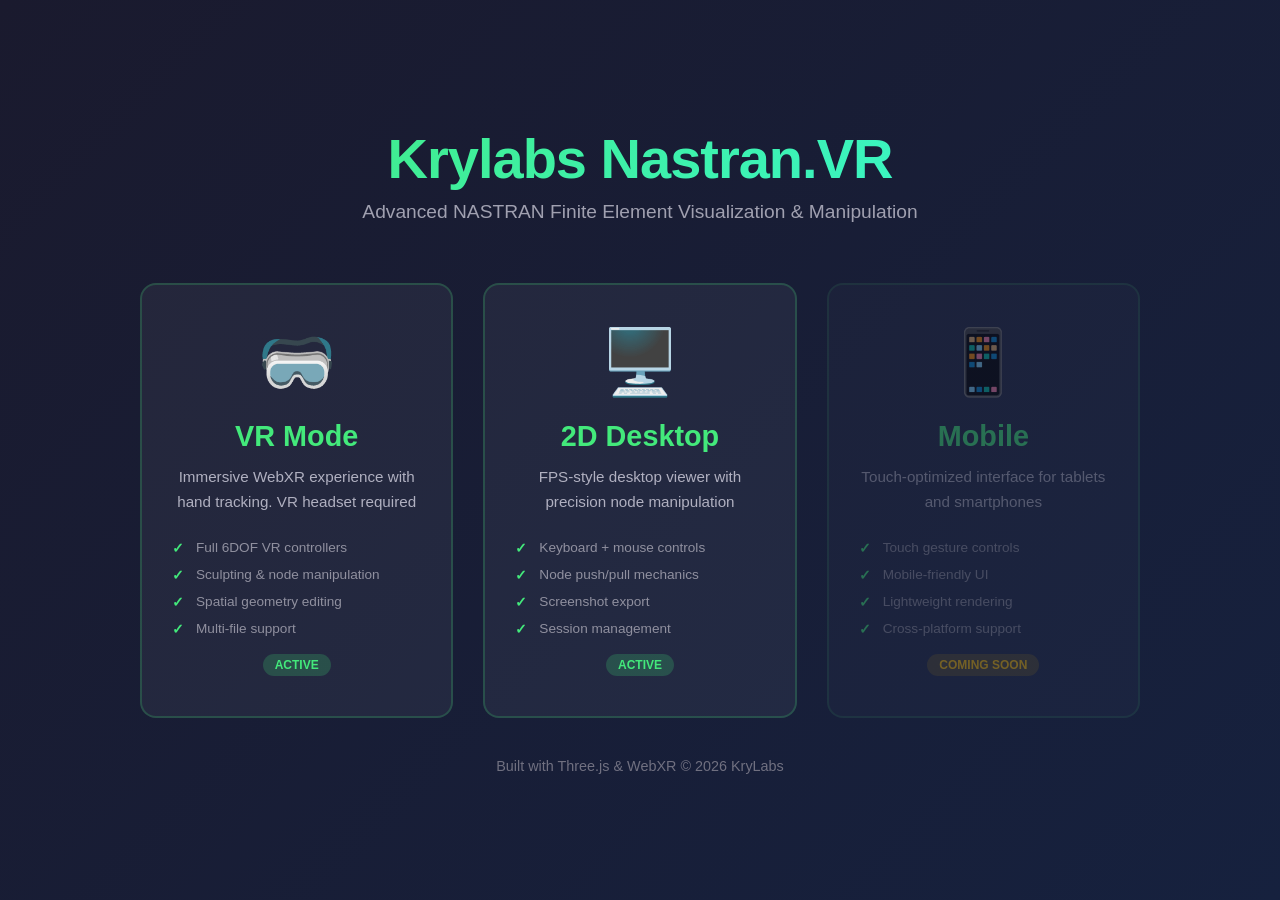
<file: index.html>
<!DOCTYPE html>
<html lang="en">
<head>
    <meta charset="UTF-8">
    <meta name="viewport" content="width=device-width, initial-scale=1.0">
    <title>Krylabs Nastran.VR</title>
    <style>
        * {
            margin: 0;
            padding: 0;
            box-sizing: border-box;
        }

        body {
            font-family: 'Segoe UI', Tahoma, Geneva, Verdana, sans-serif;
            background: linear-gradient(135deg, #1a1a2e 0%, #16213e 100%);
            color: #fff;
            min-height: 100vh;
            display: flex;
            flex-direction: column;
            align-items: center;
            justify-content: center;
            padding: 20px;
        }

        .container {
            max-width: 1000px;
            width: 100%;
            text-align: center;
        }

        .header {
            margin-bottom: 60px;
        }

        h1 {
            font-size: 3.5em;
            font-weight: 700;
            background: linear-gradient(135deg, #43e97b 0%, #38f9d7 100%);
            -webkit-background-clip: text;
            -webkit-text-fill-color: transparent;
            background-clip: text;
            margin-bottom: 10px;
            letter-spacing: -1px;
        }

        .subtitle {
            font-size: 1.2em;
            color: #a0a0b0;
            font-weight: 300;
        }

        .viewer-grid {
            display: grid;
            grid-template-columns: repeat(auto-fit, minmax(280px, 1fr));
            gap: 30px;
            margin-bottom: 40px;
        }

        .viewer-card {
            background: rgba(255, 255, 255, 0.05);
            border: 2px solid rgba(67, 233, 123, 0.2);
            border-radius: 16px;
            padding: 40px 30px;
            cursor: pointer;
            transition: all 0.3s ease;
            position: relative;
            overflow: hidden;
        }

        .viewer-card::before {
            content: '';
            position: absolute;
            top: 0;
            left: 0;
            right: 0;
            bottom: 0;
            background: linear-gradient(135deg, rgba(67, 233, 123, 0.1) 0%, rgba(56, 249, 215, 0.1) 100%);
            opacity: 0;
            transition: opacity 0.3s ease;
        }

        .viewer-card:hover {
            transform: translateY(-8px);
            border-color: #43e97b;
            box-shadow: 0 20px 40px rgba(67, 233, 123, 0.2);
        }

        .viewer-card:hover::before {
            opacity: 1;
        }

        .viewer-card.disabled {
            opacity: 0.4;
            cursor: not-allowed;
        }

        .viewer-card.disabled:hover {
            transform: none;
            box-shadow: none;
        }

        .card-content {
            position: relative;
            z-index: 1;
        }

        .viewer-icon {
            font-size: 4em;
            margin-bottom: 20px;
            display: block;
        }

        .viewer-title {
            font-size: 1.8em;
            font-weight: 600;
            margin-bottom: 12px;
            color: #43e97b;
        }

        .viewer-description {
            font-size: 0.95em;
            color: #b0b0c0;
            line-height: 1.6;
            margin-bottom: 20px;
        }

        .viewer-features {
            list-style: none;
            padding: 0;
            text-align: left;
            margin-top: 20px;
        }

        .viewer-features li {
            font-size: 0.85em;
            color: #90909f;
            padding: 6px 0;
            padding-left: 24px;
            position: relative;
        }

        .viewer-features li::before {
            content: '✓';
            position: absolute;
            left: 0;
            color: #43e97b;
            font-weight: bold;
        }

        .status-badge {
            display: inline-block;
            padding: 4px 12px;
            border-radius: 12px;
            font-size: 0.75em;
            font-weight: 600;
            text-transform: uppercase;
            margin-top: 12px;
        }

        .status-badge.active {
            background: rgba(67, 233, 123, 0.2);
            color: #43e97b;
        }

        .status-badge.coming-soon {
            background: rgba(255, 193, 7, 0.2);
            color: #ffc107;
        }

        .footer {
            margin-top: 40px;
            color: #707080;
            font-size: 0.9em;
        }

        .footer a {
            color: #43e97b;
            text-decoration: none;
            transition: color 0.2s;
        }

        .footer a:hover {
            color: #38f9d7;
        }

        @media (max-width: 768px) {
            h1 {
                font-size: 2.5em;
            }

            .viewer-grid {
                grid-template-columns: 1fr;
            }
        }
    </style>
</head>
<body>
    <div class="container">
        <div class="header">
            <h1>Krylabs Nastran.VR</h1>
            <p class="subtitle">Advanced NASTRAN Finite Element Visualization & Manipulation</p>
        </div>

        <div class="viewer-grid">
            <!-- VR Mode -->
            <div class="viewer-card" onclick="location.href='indexVR.html'">
                <div class="card-content">
                    <span class="viewer-icon">🥽</span>
                    <h2 class="viewer-title">VR Mode</h2>
                    <p class="viewer-description">Immersive WebXR experience with hand tracking. VR headset required</p>
                    <ul class="viewer-features">
                        <li>Full 6DOF VR controllers</li>
                        <li>Sculpting & node manipulation</li>
                        <li>Spatial geometry editing</li>
                        <li>Multi-file support</li>
                    </ul>
                    <span class="status-badge active">Active</span>
                </div>
            </div>

            <!-- 2D Desktop Mode -->
            <div class="viewer-card" onclick="location.href='index2D.html'">
                <div class="card-content">
                    <span class="viewer-icon">🖥️</span>
                    <h2 class="viewer-title">2D Desktop</h2>
                    <p class="viewer-description">FPS-style desktop viewer with precision node manipulation</p>
                    <ul class="viewer-features">
                        <li>Keyboard + mouse controls</li>
                        <li>Node push/pull mechanics</li>
                        <li>Screenshot export</li>
                        <li>Session management</li>
                    </ul>
                    <span class="status-badge active">Active</span>
                </div>
            </div>

            <!-- Mobile Mode (Coming Soon) -->
            <div class="viewer-card disabled">
                <div class="card-content">
                    <span class="viewer-icon">📱</span>
                    <h2 class="viewer-title">Mobile</h2>
                    <p class="viewer-description">Touch-optimized interface for tablets and smartphones</p>
                    <ul class="viewer-features">
                        <li>Touch gesture controls</li>
                        <li>Mobile-friendly UI</li>
                        <li>Lightweight rendering</li>
                        <li>Cross-platform support</li>
                    </ul>
                    <span class="status-badge coming-soon">Coming Soon</span>
                </div>
            </div>
        </div>

        <div class="footer">
            <p>Built with Three.js &amp; WebXR &copy; 2026 KryLabs</p>
        </div>
    </div>
</body>
</html>
</file>
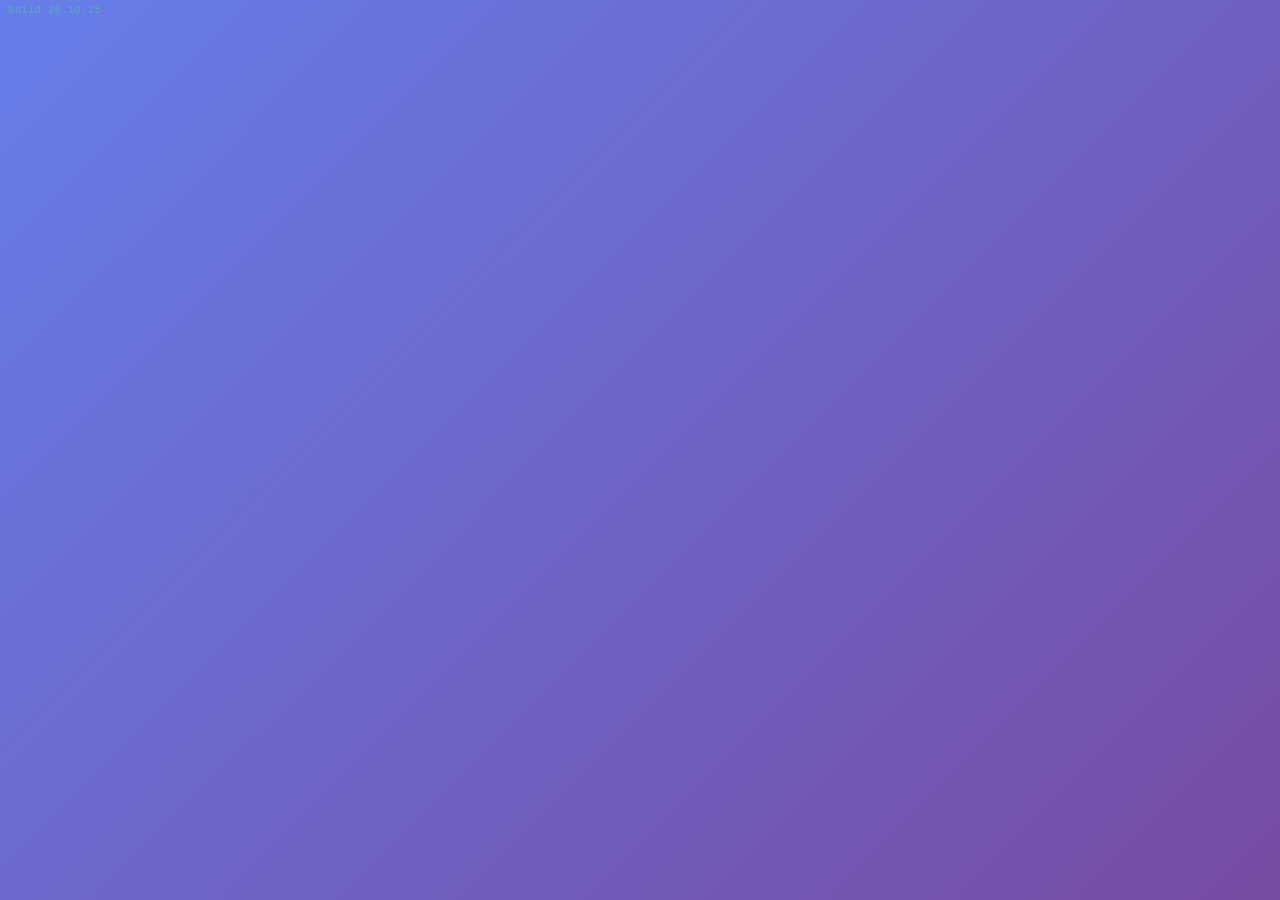
<file: index2D.html>
<!DOCTYPE html>
<html lang="en">
<head>
    <meta charset="UTF-8">
    <meta name="viewport" content="width=device-width, initial-scale=1.0">
    <title>Nastran 2D Viewer - Desktop Flythrough</title>
    <link rel="stylesheet" href="css/main.css">
    <style>
        /* 2D-specific styles */
        #viewer-container {
            position: fixed;
            top: 0;
            left: 0;
            width: 100%;
            height: 100%;
            display: none;
        }
        
        #viewer-canvas {
            width: 100%;
            height: 100%;
            display: block;
        }
        
        /* FPS-style help overlay - keyboard layout style */
        #help-overlay {
            position: fixed;
            bottom: 20px;
            left: 50%;
            transform: translateX(-50%);
            background: rgba(26, 26, 46, 0.95);
            color: #fff;
            padding: 20px 30px;
            border-radius: 12px;
            border: 3px solid #43e97b;
            font-size: 0.85em;
            pointer-events: none;
            z-index: 100;
            max-width: 95%;
            box-shadow: 0 10px 40px rgba(0, 0, 0, 0.5);
            transition: opacity 1s ease-out;
        }
        
        #help-overlay.hidden {
            display: none;
        }
        
        #help-overlay.fading {
            opacity: 0;
        }
        
        .help-title {
            text-align: center;
            color: #43e97b;
            font-size: 1.2em;
            margin-bottom: 15px;
            font-weight: bold;
        }
        
        .keyboard-layout {
            display: flex;
            gap: 30px;
            justify-content: center;
            align-items: flex-start;
        }
        
        .keyboard-section {
            display: flex;
            flex-direction: column;
            gap: 8px;
        }
        
        .keyboard-row {
            display: flex;
            gap: 6px;
            justify-content: center;
        }
        
        .key {
            display: inline-flex;
            flex-direction: column;
            align-items: center;
            justify-content: center;
            background: linear-gradient(180deg, #3a3a4e 0%, #2a2a3e 100%);
            border: 2px solid #43e97b;
            border-radius: 6px;
            padding: 8px 10px;
            font-weight: bold;
            color: #43e97b;
            box-shadow: 0 3px 6px rgba(0, 0, 0, 0.3);
            min-width: 45px;
            min-height: 45px;
            font-family: 'Courier New', monospace;
            position: relative;
        }
        
        .key.wide {
            min-width: 80px;
        }
        
        .key.wider {
            min-width: 100px;
        }
        
        .key-label {
            font-size: 1.1em;
        }
        
        .key-desc {
            margin-top: 4px;
            font-size: 0.7em;
            color: #aaa;
            font-weight: normal;
            text-align: center;
        }
        
        .section-title {
            color: #43e97b;
            font-size: 0.75em;
            text-align: center;
            margin-bottom: 5px;
            text-transform: uppercase;
            letter-spacing: 1px;
        }
        
        .help-footer {
            text-align: center;
            margin-top: 15px;
            padding-top: 12px;
            border-top: 1px solid rgba(67, 233, 123, 0.3);
            color: #43e97b;
            font-size: 0.8em;
        }
        
        /* Top bar for FPS, model info */
        #top-bar {
            position: fixed;
            top: 0;
            left: 0;
            right: 0;
            background: rgba(26, 26, 46, 0.95);
            color: #fff;
            padding: 10px 20px;
            display: none;
            justify-content: space-between;
            align-items: center;
            border-bottom: 2px solid #43e97b;
            z-index: 90;
        }
        
        #fps-display {
            color: #43e97b;
            font-weight: bold;
        }
        
        #model-name {
            font-size: 1.1em;
        }

        #build-version {
            position: fixed;
            top: 4px;
            left: 8px;
            color: rgba(67, 233, 123, 0.45);
            font-size: 0.65em;
            font-family: 'Courier New', monospace;
            letter-spacing: 0.04em;
            pointer-events: none;
            z-index: 200;
            user-select: none;
        }
        
        /* Pointer lock prompt */
        #pointer-lock-prompt {
            position: fixed;
            top: 50%;
            left: 50%;
            transform: translate(-50%, -50%);
            background: rgba(26, 26, 46, 0.95);
            color: #fff;
            padding: 30px 50px;
            border-radius: 12px;
            border: 3px solid #43e97b;
            text-align: center;
            z-index: 200;
            display: none;
        }
        
        #pointer-lock-prompt h3 {
            margin-top: 0;
            color: #43e97b;
        }
        
        #pointer-lock-prompt button {
            margin-top: 20px;
            padding: 12px 30px;
            font-size: 1.1em;
            background: #43e97b;
            color: #1a1a2e;
            border: none;
            border-radius: 6px;
            cursor: pointer;
            font-weight: bold;
        }
        
        #pointer-lock-prompt button:hover {
            background: #5fffb0;
        }
        
        /* Navigation Mode Selector */
        #navigation-mode-selector {
            position: fixed;
            top: 0;
            left: 0;
            width: 100%;
            height: 100%;
            background: rgba(26, 26, 46, 0.97);
            z-index: 250;
            display: flex;
            align-items: center;
            justify-content: center;
            backdrop-filter: blur(10px);
        }
        
        .mode-selector-container {
            max-width: 900px;
            padding: 40px;
            text-align: center;
        }
        
        .mode-selector-title {
            font-size: 2.5em;
            font-weight: 700;
            background: linear-gradient(135deg, #43e97b 0%, #38f9d7 100%);
            -webkit-background-clip: text;
            -webkit-text-fill-color: transparent;
            background-clip: text;
            margin-bottom: 10px;
        }
        
        .mode-selector-subtitle {
            font-size: 1.1em;
            color: #a0a0b0;
            margin-bottom: 40px;
        }
        
        .mode-grid {
            display: grid;
            grid-template-columns: repeat(2, 1fr);
            gap: 30px;
            margin-bottom: 20px;
        }
        
        .mode-card {
            background: rgba(255, 255, 255, 0.05);
            border: 2px solid rgba(67, 233, 123, 0.3);
            border-radius: 16px;
            padding: 30px;
            cursor: pointer;
            transition: all 0.3s ease;
            position: relative;
            overflow: hidden;
        }
        
        .mode-card::before {
            content: '';
            position: absolute;
            top: 0;
            left: 0;
            right: 0;
            bottom: 0;
            background: linear-gradient(135deg, rgba(67, 233, 123, 0.1) 0%, rgba(56, 249, 215, 0.1) 100%);
            opacity: 0;
            transition: opacity 0.3s ease;
        }
        
        .mode-card:hover {
            transform: translateY(-8px);
            border-color: #43e97b;
            box-shadow: 0 20px 40px rgba(67, 233, 123, 0.3);
        }
        
        .mode-card:hover::before {
            opacity: 1;
        }
        
        .mode-icon {
            font-size: 3.5em;
            margin-bottom: 15px;
        }
        
        .mode-title {
            font-size: 1.6em;
            color: #43e97b;
            margin-bottom: 12px;
            position: relative;
            z-index: 1;
        }
        
        .mode-description {
            font-size: 0.95em;
            color: #b0b0c0;
            margin-bottom: 20px;
            position: relative;
            z-index: 1;
        }
        
        .mode-features {
            list-style: none;
            padding: 0;
            text-align: left;
            margin: 0 auto 20px;
            max-width: 280px;
            position: relative;
            z-index: 1;
        }
        
        .mode-features li {
            font-size: 0.85em;
            color: #90909f;
            padding: 5px 0 5px 24px;
            position: relative;
        }
        
        .mode-features li::before {
            content: '✓';
            position: absolute;
            left: 0;
            color: #43e97b;
            font-weight: bold;
        }
        
        .mode-switch-info {
            font-size: 0.8em;
            color: #707080;
            margin-top: 15px;
            padding-top: 15px;
            border-top: 1px solid rgba(255, 255, 255, 0.1);
            position: relative;
            z-index: 1;
        }
        
        .mode-switch-info strong {
            color: #43e97b;
            font-weight: 600;
        }
        
        @media (max-width: 768px) {
            .mode-grid {
                grid-template-columns: 1fr;
            }
            
            .mode-selector-title {
                font-size: 2em;
            }
        }
        
        /* FPS Crosshair */
        #crosshair {
            position: fixed;
            top: 50%;
            left: 50%;
            transform: translate(-50%, -50%);
            width: 20px;
            height: 20px;
            pointer-events: none;
            z-index: 150;
            display: none;
        }
        
        #crosshair::before,
        #crosshair::after {
            content: '';
            position: absolute;
            background: rgba(67, 233, 123, 0.8);
        }
        
        #crosshair::before {
            left: 50%;
            top: 0;
            width: 2px;
            height: 100%;
            transform: translateX(-50%);
        }
        
        #crosshair::after {
            top: 50%;
            left: 0;
            width: 100%;
            height: 2px;
            transform: translateY(-50%);
        }
        
        .scaling-btn, .geom-scaling-btn {
            background: #2a2a3e;
            color: #fff;
            border: 2px solid #43e97b;
            border-radius: 6px;
            padding: 8px 18px;
            margin: 0 8px 8px 0;
            font-size: 1em;
            cursor: pointer;
            transition: background 0.2s, border-color 0.2s;
        }
        .geom-scaling-btn {
            border-color: #99cc66;
        }
        .scaling-btn.selected {
            background: #43e97b;
            color: #1a1a2e;
            border-color: #fff;
        }
        .geom-scaling-btn.selected {
            background: #99cc66;
            color: #1a1a2e;
            border-color: #fff;
        }
        #selected-scaling-factor, #selected-geom-scaling-factor {
            margin-top: 8px;
            font-weight: bold;
            color: #43e97b;
            font-size: 1.1em;
        }
        #selected-geom-scaling-factor {
            color: #99cc66;
        }
        
        #launch-viewer-btn {
            background: #43e97b;
            color: #1a1a2e;
            border: 2px solid #43e97b;
            border-radius: 8px;
            padding: 12px 30px;
            font-size: 1.2em;
            font-weight: bold;
            cursor: pointer;
            transition: all 0.3s;
        }
        
        #launch-viewer-btn:hover:not(:disabled) {
            background: #5fffb0;
            border-color: #5fffb0;
            transform: scale(1.05);
        }
        
        #launch-viewer-btn:disabled {
            background: #444;
            color: #888;
            border-color: #555;
            cursor: not-allowed;
        }

        /* STEP loading progress bar */
        #step-progress-container {
            margin-top: 12px;
            padding: 10px 12px;
            background: rgba(153, 204, 102, 0.07);
            border-radius: 8px;
            border: 1px solid rgba(153, 204, 102, 0.3);
        }
        #step-progress-label {
            color: #99cc66;
            font-size: 0.82em;
            margin-bottom: 8px;
            overflow: hidden;
            text-overflow: ellipsis;
            white-space: nowrap;
        }
        #step-progress-track {
            background: rgba(255,255,255,0.1);
            border-radius: 4px;
            overflow: hidden;
            height: 6px;
            position: relative;
        }
        #step-progress-bar {
            height: 100%;
            width: 0%;
            background: linear-gradient(90deg, #43e97b, #99cc66);
            border-radius: 4px;
            transition: width 0.25s ease;
        }
        #step-progress-bar.indeterminate {
            width: 40%;
            animation: step-bar-slide 1.6s linear infinite;
        }
        @keyframes step-bar-slide {
            0%   { margin-left: -40%; }
            100% { margin-left: 100%; }
        }
        #step-progress-detail {
            color: #888;
            font-size: 0.75em;
            margin-top: 5px;
        }
    </style>
</head>
<body>
    <div id="build-version">Build 26.10.25</div>

    <!-- Loading Screen -->
    <div id="loading-screen">
        <div class="loading-content">
            <h1>Nastran 2D Viewer</h1>
            <p>Loading application...</p>
            <div class="spinner"></div>
        </div>
    </div>

    <!-- File Upload UI -->
    <div id="upload-ui" style="display: none;">
        <div class="upload-container">
            <h2>Load Model Files</h2>

            <!-- Scrollable content area -->
            <div style="overflow-y: auto; flex: 1; min-height: 0;">
            
            <!-- Nastran BDF Section -->
            <div style="margin-bottom: 20px;">
                <h3 style="color: #43e97b; margin-bottom: 10px;">Nastran FEM Model</h3>
                <div class="file-input-wrapper">
                    <input type="file" id="bdf-file-input" accept=".bdf,.nas,.dat" />
                    <label for="bdf-file-input">Choose BDF File</label>
                </div>
                <div class="scaling-factor-wrapper" style="margin-top: 1em;">
                    <label>FEM Scaling Factor:</label>
                    <div id="scaling-factor-buttons">
                        <button type="button" data-factor="1.0" class="scaling-btn selected">Meters (1.0)</button>
                        <button type="button" data-factor="39.37" class="scaling-btn">Inches (39.37)</button>
                        <button type="button" data-factor="1000" class="scaling-btn">Millimeters (1000)</button>
                    </div>
                    <div id="selected-scaling-factor">Selected Scaling Factor: Meters (1.0)</div>
                </div>
            </div>
            
            <!-- STEP Geometry Section -->
            <div style="margin-bottom: 20px; border-top: 1px solid #43e97b; padding-top: 20px;">
                <h3 style="color: #99cc66; margin-bottom: 10px;">STEP/STP/IGES Geometry (Optional)</h3>
                <div class="file-input-wrapper">
                    <input type="file" id="step-file-input" accept=".step,.stp,.iges,.igs" multiple />
                    <label for="step-file-input">Choose STEP/IGES File(s)</label>
                </div>
                <div class="scaling-factor-wrapper" style="margin-top: 1em;">
                    <label>Geometry Scaling Factor:</label>
                    <div id="geom-scaling-factor-buttons">
                        <button type="button" data-factor="1.0" class="geom-scaling-btn">Meters (1.0)</button>
                        <button type="button" data-factor="39.37" class="geom-scaling-btn">Inches (39.37)</button>
                        <button type="button" data-factor="1000" class="geom-scaling-btn selected">Millimeters (1000)</button>
                    </div>
                    <div id="selected-geom-scaling-factor">Selected Scaling Factor: Millimeters (1000)</div>
                </div>
            </div>
            
            <div id="file-info" class="file-info"></div>

            <!-- STEP loading progress -->
            <div id="step-progress-container" style="display:none;">
                <div id="step-progress-label">Loading STEP file...</div>
                <div id="step-progress-track">
                    <div id="step-progress-bar" class="indeterminate"></div>
                </div>
                <div id="step-progress-detail">Processing...</div>
            </div>

            </div><!-- end scrollable area -->

            <!-- Launch button stays pinned below scroll area -->
            <div style="display: flex; gap: 10px; justify-content: center; margin-top: 10px; flex-shrink: 0;">
                <button id="launch-viewer-btn" disabled>Launch 2D Viewer</button>
            </div>
            <div id="model-stats" class="model-stats"></div>
        </div>
    </div>

    <!-- 2D Viewer Container -->
    <div id="viewer-container">
        <!-- Top bar -->
        <div id="top-bar">
            <div id="model-name">Model Name</div>
            <div id="interrogation-info" style="color: #ffd700; font-weight: bold;"></div>
            <div>
                <span id="interrogation-mode-indicator" style="color: #4a90e2; font-weight: bold; margin-right: 15px; display: none;">🎯 MANIPULATION MODE</span>
                <span id="geom-translate-indicator" style="color: #99cc66; font-weight: bold; margin-right: 15px; display: none;">✥ TRANSLATE GEOM</span>
                <span id="flag-count-indicator" style="color: #ff4444; font-weight: bold; margin-right: 15px; display: none;">🚩 0</span>
                <span id="boost-indicator" style="color: #ff8c42; font-weight: bold; margin-right: 15px; display: none;">⚡ BOOST</span>
                <span id="precision-mode-indicator" style="color: #43e97b; font-weight: bold; margin-right: 15px; display: none;">⚡ PRECISION MODE</span>
                <span id="fps-display">FPS: -- | FOV: <span id="fov-display">--</span>°</span>
            </div>
        </div>
        
        <!-- Main canvas (Three.js renders here) -->
        <canvas id="viewer-canvas"></canvas>
        
        <!-- FPS Crosshair -->
        <div id="crosshair"></div>
        
        <!-- Help overlay -->
        <div id="help-overlay">
            <div class="help-title">🎮 Keyboard Controls</div>
            
            <div class="keyboard-layout">
                <!-- Number keys section -->
                <div class="keyboard-section">
                    <div class="section-title">Quick Actions</div>
                    <div class="keyboard-row">
                        <div class="key">
                            <div class="key-label">1</div>
                            <div class="key-desc">FEM α</div>
                        </div>
                        <div class="key">
                            <div class="key-label">2</div>
                            <div class="key-desc">Node ⚫</div>
                        </div>
                        <div class="key">
                            <div class="key-label">3</div>
                            <div class="key-desc">Shrink</div>
                        </div>
                        <div class="key">
                            <div class="key-label">4</div>
                            <div class="key-desc">Wagon</div>
                        </div>
                        <div class="key">
                            <div class="key-label">5</div>
                            <div class="key-desc">Thick</div>
                        </div>
                    </div>
                </div>
                
                <!-- Movement WASD section -->
                <div class="keyboard-section">
                    <div class="section-title">Movement</div>
                    <div class="keyboard-row">
                        <div class="key">
                            <div class="key-label">Q</div>
                            <div class="key-desc">Down</div>
                        </div>
                        <div class="key">
                            <div class="key-label">W</div>
                            <div class="key-desc">Fwd</div>
                        </div>
                        <div class="key">
                            <div class="key-label">E</div>
                            <div class="key-desc">Up</div>
                        </div>
                    </div>
                    <div class="keyboard-row">
                        <div class="key">
                            <div class="key-label">A</div>
                            <div class="key-desc">Left</div>
                        </div>
                        <div class="key">
                            <div class="key-label">S</div>
                            <div class="key-desc">Back</div>
                        </div>
                        <div class="key">
                            <div class="key-label">D</div>
                            <div class="key-desc">Right</div>
                        </div>
                    </div>
                </div>
                
                <!-- Modifiers section -->
                <div class="keyboard-section">
                    <div class="section-title">Modifiers</div>
                    <div class="keyboard-row">
                        <div class="key wider">
                            <div class="key-label">Shift</div>
                            <div class="key-desc">Sprint</div>
                        </div>
                    </div>
                    <div class="keyboard-row">
                        <div class="key">
                            <div class="key-label">C</div>
                            <div class="key-desc">Precise</div>
                        </div>
                    </div>
                </div>
                
                <!-- Tools section -->
                <div class="keyboard-section">
                    <div class="section-title">Tools</div>
                    <div class="keyboard-row">
                        <div class="key">
                            <div class="key-label">T</div>
                            <div class="key-desc">Manip</div>
                        </div>
                        <div class="key wide">
                            <div class="key-label">Space</div>
                            <div class="key-desc">Pin</div>
                        </div>
                        <div class="key">
                            <div class="key-label">Z</div>
                            <div class="key-desc">Undo</div>
                        </div>
                    </div>
                    <div class="keyboard-row">
                        <div class="key">
                            <div class="key-label">F</div>
                            <div class="key-desc">Flag</div>
                        </div>
                        <div class="key">
                            <div class="key-label">R</div>
                            <div class="key-desc">Menu</div>
                        </div>
                        <div class="key">
                            <div class="key-label">O</div>
                            <div class="key-desc">Ortho</div>
                        </div>
                        <div class="key">
                            <div class="key-label">X</div>
                            <div class="key-desc">Cut</div>
                        </div>
                    </div>
                    <div class="keyboard-row">
                        <div class="key">
                            <div class="key-label">N</div>
                            <div class="key-desc">Nav</div>
                        </div>
                        <div class="key">
                            <div class="key-label">H</div>
                            <div class="key-desc">Help</div>
                        </div>
                        <div class="key wide">
                            <div class="key-label">ESC</div>
                            <div class="key-desc">Exit</div>
                        </div>
                    </div>
                </div>
                
                <!-- Mouse section -->
                <div class="keyboard-section">
                    <div class="section-title">Mouse</div>
                    <div class="keyboard-row">
                        <div class="key wide">
                            <div class="key-label">🖱️</div>
                            <div class="key-desc">Look</div>
                        </div>
                    </div>
                    <div class="keyboard-row">
                        <div class="key wide">
                            <div class="key-label">Scroll</div>
                            <div class="key-desc">FOV</div>
                        </div>
                    </div>
                </div>
            </div>
            
            <div class="help-footer">
                Press <strong>H</strong> to toggle this guide • Auto-hides in 20s
            </div>
        </div>
        
        <!-- Navigation Mode Selector -->
        <div id="navigation-mode-selector" style="display: none;">
            <div class="mode-selector-container">
                <h2 class="mode-selector-title">Choose Navigation Mode</h2>
                <p class="mode-selector-subtitle">Select how you want to explore the model</p>
                
                <div class="mode-grid">
                    <!-- FPS Mode -->
                    <div class="mode-card" id="select-fps-mode">
                        <div class="mode-icon">🎮</div>
                        <h3 class="mode-title">FPV Navigation</h3>
                        <p class="mode-description">Immersive first-person view controls with pointer lock</p>
                        <ul class="mode-features">
                            <li>Click to lock mouse cursor</li>
                            <li>Smooth mouse look (360°)</li>
                            <li>WASD movement controls</li>
                            <li>Fastest, most responsive</li>
                        </ul>
                        <div class="mode-switch-info">Switch: Press <strong>N</strong> key</div>
                    </div>
                    
                    <!-- Orbital Mode -->
                    <div class="mode-card" id="select-orbital-mode">
                        <div class="mode-icon">🖱️</div>
                        <h3 class="mode-title">Orbital Navigation</h3>
                        <p class="mode-description">Drag-to-rotate controls (ideal for Remote Desktop)</p>
                        <ul class="mode-features">
                            <li>Hold RMB + drag to rotate</li>
                            <li>No pointer lock required</li>
                            <li>WASD movement controls</li>
                            <li>Works great over RDP</li>
                        </ul>
                        <div class="mode-switch-info">Switch: Press <strong>N</strong> key</div>
                    </div>
                </div>
            </div>
        </div>
        
        <!-- Pointer lock prompt (legacy, hidden by default) -->
        <div id="pointer-lock-prompt" style="display: none;">
            <h3>Click to Control Camera</h3>
            <p>Use mouse to look around, WASD to move</p>
            <button id="request-pointer-lock">Start</button>
        </div>
    </div>

    <!-- Error Display -->
    <div id="error-display" style="display: none;">
        <div class="error-content">
            <h3>Error</h3>
            <p id="error-message"></p>
            <button onclick="location.reload()">Reload</button>
        </div>
    </div>

    <!-- Load Three.js -->
    <script src="libs/three.min.js"></script>
    
    <!-- Settings -->
    <script src="settings/settings-manager.js"></script>

    <!-- Load shared modules -->
    <script src="js/shared/utils.js"></script>
    <script src="js/shared/nastran-parser.js"></script>
    <script src="js/shared/step-loader.js"></script>
    
    <!-- Hangar environment (Vibe and Chill mode) -->
    <script src="js/shared/hangar-environment.js"></script>
    
    <!-- Load 2D-specific modules -->
    <script src="js/2d/fps-controls.js"></script>
    <script src="js/2d/camera-fx.js"></script>
    <script src="js/2d/pick-index.js"></script>
    <script src="js/2d/menu2d.js"></script>
    <script src="js/2d/app2d.js"></script>
</body>
</html>
</file>
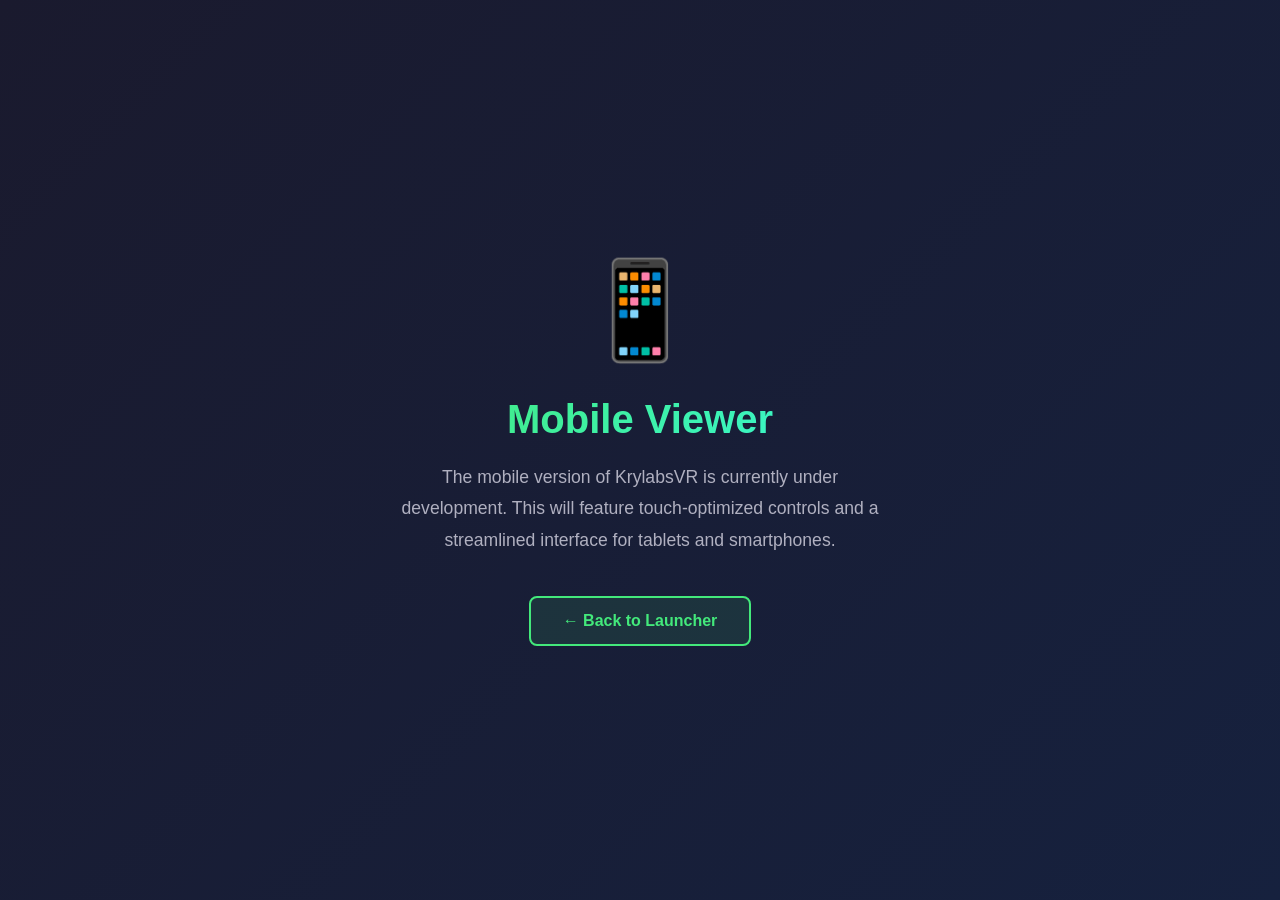
<file: indexMobile.html>
<!DOCTYPE html>
<html lang="en">
<head>
    <meta charset="UTF-8">
    <meta name="viewport" content="width=device-width, initial-scale=1.0, maximum-scale=1.0, user-scalable=no">
    <title>KrylabsVR Mobile - Coming Soon</title>
    <style>
        * {
            margin: 0;
            padding: 0;
            box-sizing: border-box;
        }

        body {
            font-family: 'Segoe UI', Tahoma, Geneva, Verdana, sans-serif;
            background: linear-gradient(135deg, #1a1a2e 0%, #16213e 100%);
            color: #fff;
            min-height: 100vh;
            display: flex;
            flex-direction: column;
            align-items: center;
            justify-content: center;
            padding: 30px;
            text-align: center;
        }

        .container {
            max-width: 500px;
        }

        .icon {
            font-size: 6em;
            margin-bottom: 30px;
            animation: float 3s ease-in-out infinite;
        }

        @keyframes float {
            0%, 100% { transform: translateY(0px); }
            50% { transform: translateY(-20px); }
        }

        h1 {
            font-size: 2.5em;
            font-weight: 700;
            background: linear-gradient(135deg, #43e97b 0%, #38f9d7 100%);
            -webkit-background-clip: text;
            -webkit-text-fill-color: transparent;
            background-clip: text;
            margin-bottom: 20px;
        }

        p {
            font-size: 1.1em;
            color: #b0b0c0;
            line-height: 1.8;
            margin-bottom: 40px;
        }

        .back-btn {
            display: inline-block;
            padding: 14px 32px;
            background: rgba(67, 233, 123, 0.1);
            border: 2px solid #43e97b;
            border-radius: 8px;
            color: #43e97b;
            text-decoration: none;
            font-weight: 600;
            font-size: 1em;
            transition: all 0.3s ease;
        }

        .back-btn:hover {
            background: #43e97b;
            color: #1a1a2e;
            transform: translateY(-2px);
            box-shadow: 0 10px 20px rgba(67, 233, 123, 0.3);
        }
    </style>
</head>
<body>
    <div class="container">
        <div class="icon">📱</div>
        <h1>Mobile Viewer</h1>
        <p>The mobile version of KrylabsVR is currently under development. This will feature touch-optimized controls and a streamlined interface for tablets and smartphones.</p>
        <a href="index.html" class="back-btn">← Back to Launcher</a>
    </div>
</body>
</html>
</file>
<file: css/main.css>
/* Global Styles */
* {
    margin: 0;
    padding: 0;
    box-sizing: border-box;
}

body {
    font-family: 'Segoe UI', Tahoma, Geneva, Verdana, sans-serif;
    background: linear-gradient(135deg, #667eea 0%, #764ba2 100%);
    color: #ffffff;
    overflow: hidden;
    height: 100vh;
}

/* Loading Screen */
#loading-screen {
    position: fixed;
    top: 0;
    left: 0;
    width: 100%;
    height: 100%;
    background: linear-gradient(135deg, #667eea 0%, #764ba2 100%);
    display: flex;
    justify-content: center;
    align-items: center;
    z-index: 9999;
    transition: opacity 0.5s ease-out;
}

.loading-content {
    text-align: center;
}

.loading-content h1 {
    font-size: 3rem;
    margin-bottom: 1rem;
    text-shadow: 2px 2px 4px rgba(0, 0, 0, 0.3);
}

.loading-content p {
    font-size: 1.2rem;
    margin-bottom: 2rem;
}

/* Spinner Animation */
.spinner {
    width: 50px;
    height: 50px;
    margin: 0 auto;
    border: 5px solid rgba(255, 255, 255, 0.3);
    border-top-color: #ffffff;
    border-radius: 50%;
    animation: spin 1s linear infinite;
}

@keyframes spin {
    to { transform: rotate(360deg); }
}

/* Upload UI */
#upload-ui {
    position: fixed;
    top: 0;
    left: 0;
    width: 100%;
    height: 100%;
    display: flex;
    justify-content: center;
    align-items: center;
    background: linear-gradient(135deg, #667eea 0%, #764ba2 100%);
    z-index: 1000;
}

.upload-container {
    background: rgba(255, 255, 255, 0.1);
    backdrop-filter: blur(10px);
    padding: 3rem;
    border-radius: 20px;
    box-shadow: 0 8px 32px rgba(0, 0, 0, 0.3);
    text-align: center;
    min-width: 400px;
    max-height: 90vh;
    display: flex;
    flex-direction: column;
    overflow: hidden;
}

.upload-container h2 {
    margin-bottom: 2rem;
    font-size: 2rem;
}

/* File Input */
.file-input-wrapper {
    margin-bottom: 1.5rem;
}

.file-input-wrapper input[type="file"] {
    display: none;
}

.file-input-wrapper label {
    display: inline-block;
    padding: 1rem 2rem;
    background: linear-gradient(135deg, #f093fb 0%, #f5576c 100%);
    color: white;
    border-radius: 50px;
    cursor: pointer;
    font-size: 1.1rem;
    transition: transform 0.2s, box-shadow 0.2s;
}

.file-input-wrapper label:hover {
    transform: translateY(-2px);
    box-shadow: 0 5px 15px rgba(0, 0, 0, 0.3);
}

/* File Info */
.file-info {
    margin-bottom: 1.5rem;
    padding: 1rem;
    background: rgba(255, 255, 255, 0.05);
    border-radius: 10px;
    min-height: 50px;
    font-size: 0.9rem;
    max-height: 30vh;
    overflow-y: auto;
}

/* VR Button */
#enter-vr-btn {
    padding: 1rem 3rem;
    font-size: 1.2rem;
    background: linear-gradient(135deg, #43e97b 0%, #38f9d7 100%);
    color: #333;
    border: none;
    border-radius: 50px;
    cursor: pointer;
    font-weight: bold;
    transition: transform 0.2s, box-shadow 0.2s;
    margin-bottom: 1.5rem;
}

#enter-vr-btn:hover:not(:disabled) {
    transform: translateY(-2px);
    box-shadow: 0 5px 15px rgba(0, 0, 0, 0.3);
}

#enter-vr-btn:disabled {
    background: #555;
    color: #999;
    cursor: not-allowed;
}

/* Enter Empty VR Button */
#enter-empty-vr-btn {
    padding: 1rem 3rem;
    font-size: 1.2rem;
    background: linear-gradient(135deg, #4facfe 0%, #00f2fe 100%);
    color: #333;
    border: none;
    border-radius: 50px;
    cursor: pointer;
    font-weight: bold;
    transition: transform 0.2s, box-shadow 0.2s;
    margin-bottom: 1.5rem;
}

#enter-empty-vr-btn:hover {
    transform: translateY(-2px);
    box-shadow: 0 5px 15px rgba(0, 0, 0, 0.3);
}

/* Model Stats */
.model-stats {
    padding: 1rem;
    background: rgba(255, 255, 255, 0.05);
    border-radius: 10px;
    font-size: 0.9rem;
    text-align: left;
}

.model-stats div {
    margin: 0.5rem 0;
}

.model-stats strong {
    color: #43e97b;
}

/* VR Container */
#vr-container {
    position: fixed;
    top: 0;
    left: 0;
    width: 100%;
    height: 100%;
    z-index: 1;
}

#vr-container canvas {
    display: block;
    width: 100%;
    height: 100%;
}

/* Error Display */
#error-display {
    position: fixed;
    top: 0;
    left: 0;
    width: 100%;
    height: 100%;
    background: rgba(0, 0, 0, 0.9);
    display: flex;
    justify-content: center;
    align-items: center;
    z-index: 10000;
}

.error-content {
    background: #f5576c;
    padding: 2rem;
    border-radius: 10px;
    text-align: center;
    max-width: 500px;
}

.error-content h3 {
    margin-bottom: 1rem;
    font-size: 1.8rem;
}

.error-content p {
    margin-bottom: 1.5rem;
    font-size: 1.1rem;
}

.error-content button {
    padding: 0.8rem 2rem;
    background: white;
    color: #f5576c;
    border: none;
    border-radius: 50px;
    cursor: pointer;
    font-weight: bold;
    font-size: 1rem;
}

.error-content button:hover {
    background: #f0f0f0;
}

/* Fade animations */
.fade-out {
    opacity: 0;
    pointer-events: none;
}

.fade-in {
    opacity: 1;
    pointer-events: all;
}
</file>
